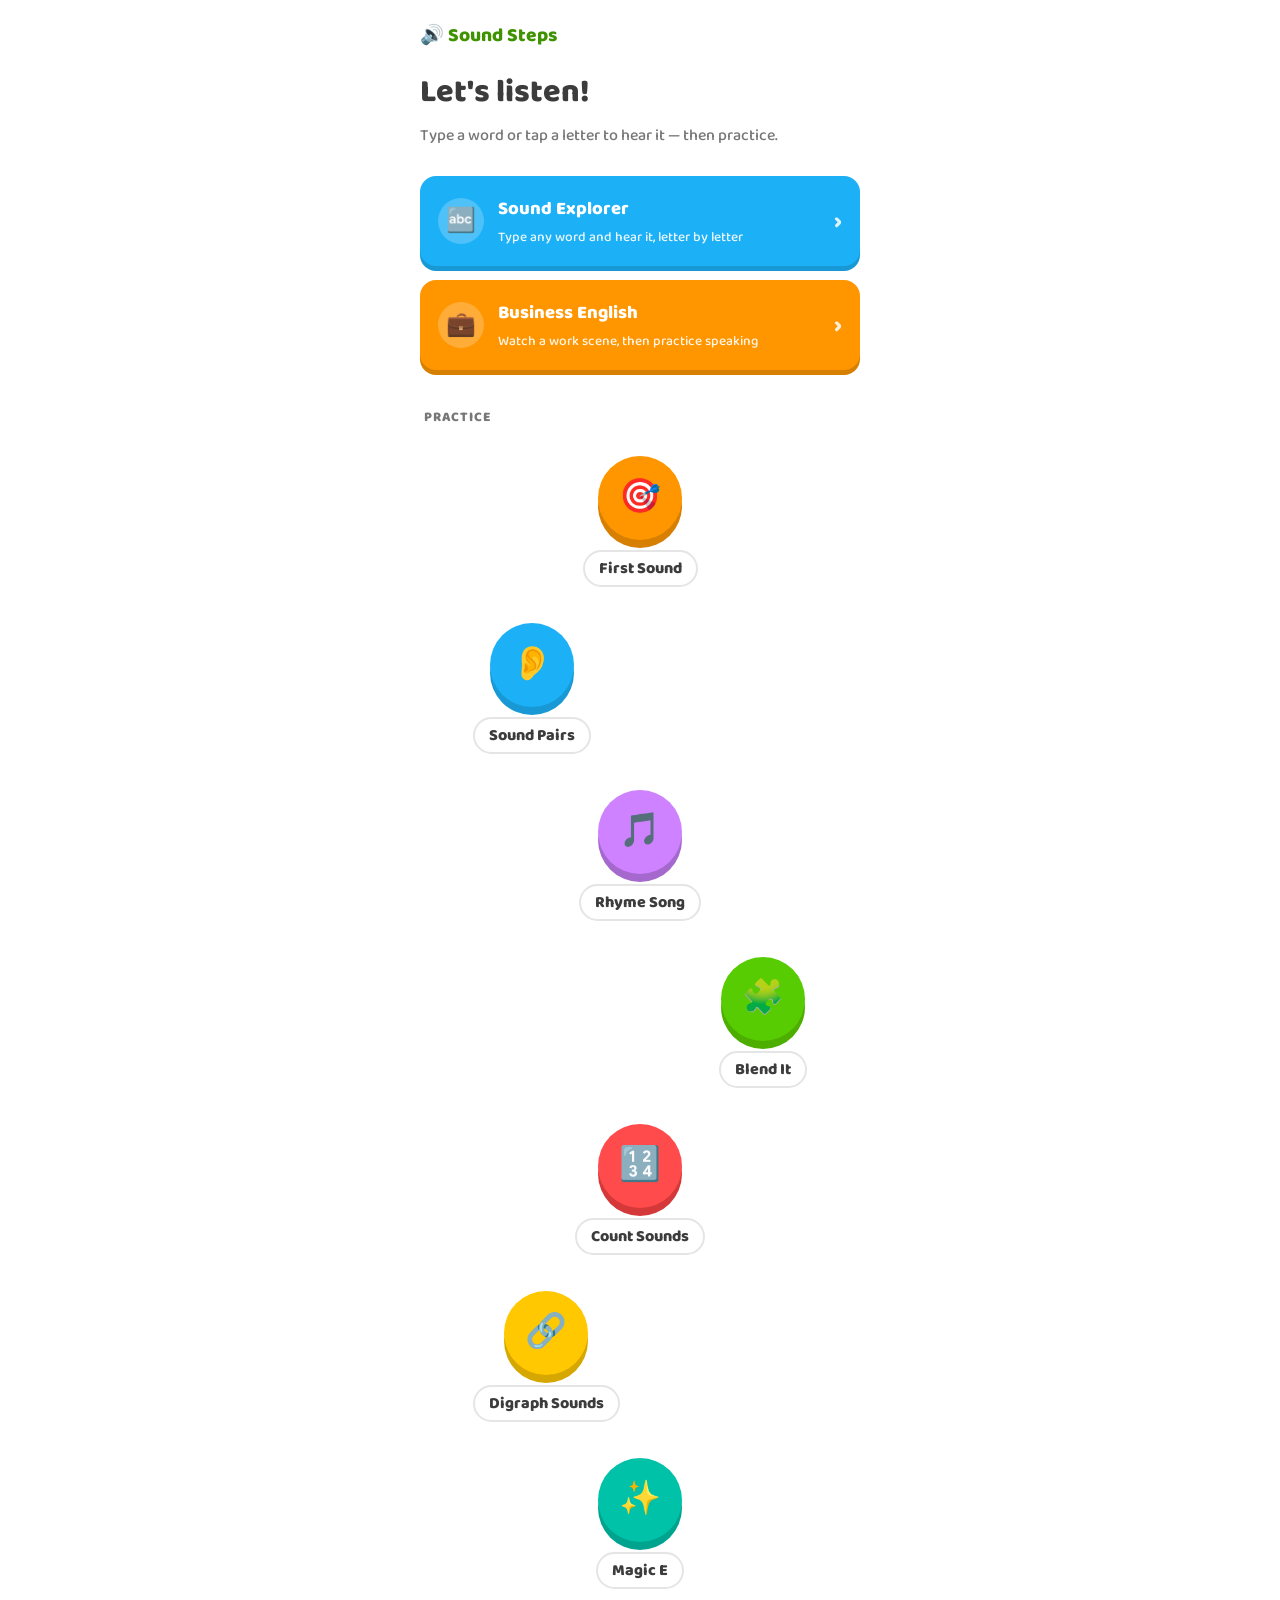
<file: index.html>
<!DOCTYPE html>
<html lang="en">
<head>
<meta charset="UTF-8" />
<meta name="viewport" content="width=device-width, initial-scale=1.0, viewport-fit=cover" />
<title>Sound Steps — Phonemic Awareness for ESL</title>
<link rel="manifest" href="manifest.json" />
<link rel="icon" href="icons/icon-32.png" />
<link rel="apple-touch-icon" href="icons/icon-180.png" />
<meta name="theme-color" content="#58cc02" />
<meta name="mobile-web-app-capable" content="yes" />
<meta name="apple-mobile-web-app-capable" content="yes" />
<meta name="apple-mobile-web-app-status-bar-style" content="default" />
<meta name="apple-mobile-web-app-title" content="Sound Steps" />
<link rel="preconnect" href="https://fonts.googleapis.com" />
<link rel="preconnect" href="https://fonts.gstatic.com" crossorigin />
<link href="https://fonts.googleapis.com/css2?family=Baloo+2:wght@500;700;800&display=swap" rel="stylesheet" />
<link rel="stylesheet" href="style.css" />
</head>
<body>
  <div id="app">

    <header class="topbar">
      <div class="brand">🔊 Sound Steps</div>
      <div class="score-pill" id="scorePill" hidden>
        <span id="scoreText">0 / 0</span>
      </div>
    </header>

    <!-- HOME SCREEN -->
    <section id="home" class="screen">
      <h1>Let's listen!</h1>
      <p class="subtitle">Type a word or tap a letter to hear it — then practice.</p>

      <button id="exploreCta" class="explore-cta">
        <span class="cta-icon">🔤</span>
        <span class="cta-text">
          <span class="cta-title">Sound Explorer</span>
          <span class="cta-desc">Type any word and hear it, letter by letter</span>
        </span>
        <span class="cta-chevron">›</span>
      </button>

      <button id="businessCta" class="explore-cta business-cta">
        <span class="cta-icon">💼</span>
        <span class="cta-text">
          <span class="cta-title">Business English</span>
          <span class="cta-desc">Watch a work scene, then practice speaking</span>
        </span>
        <span class="cta-chevron">›</span>
      </button>

      <h2 class="section-label">Practice</h2>
      <div class="path">
        <div class="path-node-wrap node-pos-1">
          <button class="path-node node-orange" data-activity="isolation">
            <span class="path-node-emoji">🎯</span>
          </button>
          <span class="path-label">First Sound</span>
        </div>
        <div class="path-node-wrap node-pos-2">
          <button class="path-node node-blue" data-activity="minimalpairs">
            <span class="path-node-emoji">👂</span>
          </button>
          <span class="path-label">Sound Pairs</span>
        </div>
        <div class="path-node-wrap node-pos-3">
          <button class="path-node node-purple" data-activity="rhymesong">
            <span class="path-node-emoji">🎵</span>
          </button>
          <span class="path-label">Rhyme Song</span>
        </div>
        <div class="path-node-wrap node-pos-4">
          <button class="path-node node-green" data-activity="blending">
            <span class="path-node-emoji">🧩</span>
          </button>
          <span class="path-label">Blend It</span>
        </div>
        <div class="path-node-wrap node-pos-5">
          <button class="path-node node-red" data-activity="segmenting">
            <span class="path-node-emoji">🔢</span>
          </button>
          <span class="path-label">Count Sounds</span>
        </div>
        <div class="path-node-wrap node-pos-6">
          <button class="path-node node-yellow" data-activity="digraphs">
            <span class="path-node-emoji">🔗</span>
          </button>
          <span class="path-label">Digraph Sounds</span>
        </div>
        <div class="path-node-wrap node-pos-7">
          <button class="path-node node-teal" data-activity="longvowel">
            <span class="path-node-emoji">✨</span>
          </button>
          <span class="path-label">Magic E</span>
        </div>
      </div>
    </section>

    <!-- EXPLORE SCREEN -->
    <section id="explore" class="screen" hidden>
      <div class="quiz-header">
        <button id="exploreBackBtn" class="link-btn">&larr; Back</button>
      </div>

      <h2 class="explore-heading">Type a word</h2>
      <div class="word-box-row">
        <input id="wordInput" class="word-input" type="text" maxlength="10"
               placeholder="cat" autocomplete="off" autocapitalize="off" spellcheck="false" />
        <button id="hearWordBtn" class="hear-btn" aria-label="Hear word">🔊</button>
      </div>
      <div id="wordLetters" class="word-letters"></div>

      <h2 class="explore-heading">Or tap a letter</h2>
      <p class="vowel-legend">
        <span><span class="legend-dot legend-short"></span>Short</span>
        <span><span class="legend-dot legend-long"></span>Long</span>
      </p>
      <div id="letterGrid" class="letter-grid"></div>

      <h2 class="explore-heading">Two letters, one sound</h2>
      <div id="digraphGrid" class="letter-grid digraph-grid"></div>
    </section>

    <!-- RHYME SONG SCREEN -->
    <section id="rhymesong" class="screen" hidden>
      <div class="quiz-header">
        <button id="songBackBtn" class="link-btn">&larr; Back</button>
      </div>

      <h2 class="explore-heading">Pick a word family</h2>
      <div id="familyChips" class="family-chips"></div>

      <h2 class="explore-heading">Tap words to add them</h2>
      <div id="wordBank" class="word-bank"></div>

      <h2 class="explore-heading">Your song</h2>
      <div id="songLine" class="song-line"></div>

      <div class="song-actions">
        <button id="playSongBtn" class="next-btn">▶ Play My Song</button>
        <button id="clearSongBtn" class="secondary-btn">Clear</button>
      </div>
    </section>

    <!-- QUIZ SCREEN -->
    <section id="quiz" class="screen" hidden>
      <div class="quiz-header">
        <button id="backBtn" class="link-btn">&larr; Back</button>
        <div class="progress-track"><div id="progressFill" class="progress-fill"></div></div>
        <div id="questionCount" class="q-count"></div>
      </div>

      <div class="quiz-body">
        <h2 id="quizPrompt" class="quiz-prompt"></h2>

        <button id="playSoundBtn" class="play-btn" aria-label="Play sound">
          <span class="play-icon">▶</span> Listen
        </button>

        <div id="choices" class="choices"></div>
      </div>

      <div id="quizFooter" class="quiz-footer">
        <div id="feedback" class="feedback" aria-live="polite"></div>
        <button id="nextBtn" class="next-btn" hidden>Next</button>
      </div>
    </section>

    <!-- BUSINESS ENGLISH: LESSON LIST -->
    <section id="business" class="screen" hidden>
      <div class="quiz-header">
        <button id="businessBackBtn" class="link-btn">&larr; Back</button>
      </div>

      <h1>Business English</h1>
      <p class="subtitle">Pick a setting. Watch the scene, then answer the trainer out loud.</p>

      <div class="confidence-card" id="confidenceCard">
        <div class="confidence-head">
          <span class="confidence-label">Your confidence</span>
          <span id="confidenceStage" class="confidence-stage"></span>
        </div>
        <div class="confidence-meter" role="meter" aria-label="Your confidence" aria-valuemin="0" aria-valuemax="100" id="confidenceMeter">
          <div id="confidenceFill" class="confidence-fill"></div>
        </div>
        <p id="confidenceNote" class="confidence-note"></p>
      </div>

      <h2 class="explore-heading">Setting</h2>
      <div id="umbrellaChips" class="family-chips"></div>

      <h2 class="explore-heading">Your industry</h2>
      <select id="industrySelect" class="industry-select" aria-label="Your industry"></select>

      <div id="lessonList" class="journey"></div>
    </section>

    <!-- BUSINESS ENGLISH: LESSON -->
    <section id="lesson" class="screen" hidden>
      <div class="quiz-header">
        <button id="lessonBackBtn" class="link-btn">&larr; Lessons</button>
        <div class="progress-track"><div id="lessonProgress" class="progress-fill"></div></div>
        <div id="lessonStepCount" class="q-count"></div>
      </div>

      <!-- Step 1: watch the scene and learn the key phrases -->
      <div id="lessonWatch">
        <p id="lessonMeta" class="lesson-meta"></p>
        <h2 id="lessonTitle" class="lesson-title"></h2>

        <div class="video-frame">
          <video id="lessonVideo" class="lesson-video" controls playsinline preload="metadata" hidden></video>
          <div id="videoPlaceholder" class="video-placeholder" hidden>
            <span class="video-badge">Video coming soon</span>
            <p id="sceneSetup" class="scene-setup"></p>
            <div id="sceneLines" class="scene-lines"></div>
            <button id="playSceneBtn" class="play-btn">
              <span class="play-icon">▶</span> Play scene
            </button>
          </div>
        </div>

        <h2 class="explore-heading">Key phrases</h2>
        <p id="phrasesIntro" class="lesson-hint" hidden></p>
        <div id="phraseList" class="phrase-list"></div>
        <p id="lessonTip" class="lesson-tip" hidden></p>

        <h2 class="explore-heading">Useful words</h2>
        <p id="lessonWords" class="lesson-words"></p>
        <div id="industryWords" class="industry-words" hidden></div>

        <button id="startPracticeBtn" class="next-btn wide-btn">Start practice →</button>
      </div>

      <!-- Step 2: trainer question, keyword note, record, compare -->
      <div id="lessonPractice" hidden>
        <p id="practiceNote" class="lesson-hint" hidden></p>
        <div class="trainer-bubble">
          <span class="trainer-avatar">🧑‍🏫</span>
          <div class="trainer-text">
            <span class="trainer-label">Trainer</span>
            <p id="trainerAsk"></p>
            <button id="replayAskBtn" class="link-btn small-link">🔊 Hear it again</button>
          </div>
        </div>

        <div class="keyword-note">
          <span class="note-label">Your note</span>
          <div id="keywordChips" class="keyword-chips"></div>
          <p id="sentenceStarter" class="sentence-starter" hidden></p>
        </div>

        <div class="record-row">
          <button id="recordBtn" class="record-btn">🎙️ Record your answer</button>
          <p id="recordStatus" class="record-status" aria-live="polite"></p>
        </div>

        <div id="compareBox" class="compare-box" hidden>
          <button id="playMineBtn" class="secondary-btn">▶ Your answer</button>
          <button id="playModelBtn" class="secondary-btn">▶ Model answer</button>
          <p id="modelAnswer" class="model-answer"></p>
        </div>
      </div>

      <div id="lessonFooter" class="quiz-footer" hidden>
        <button id="practiceNextBtn" class="next-btn">Next →</button>
      </div>
    </section>

    <!-- RESULTS SCREEN -->
    <section id="results" class="screen" hidden>
      <div id="finishGlow" class="finish-glow" aria-hidden="true" hidden></div>
      <h1 id="resultsHeading">Session complete!</h1>
      <p id="resultsSummary" class="subtitle"></p>
      <div id="finishConfidence" class="confidence-card finish-confidence" hidden>
        <div class="confidence-head">
          <span class="confidence-label">Your confidence</span>
          <span id="finishStage" class="confidence-stage"></span>
        </div>
        <div class="confidence-meter" role="meter" aria-label="Your confidence" aria-valuemin="0" aria-valuemax="100" id="finishMeter">
          <div id="finishFill" class="confidence-fill"></div>
        </div>
        <p id="finishNote" class="confidence-note"></p>
      </div>
      <div class="results-actions">
        <button id="retryBtn" class="primary-btn">Try Again</button>
        <button id="homeBtn" class="secondary-btn">Choose Another Activity</button>
      </div>
    </section>

  </div>

  <script src="business-lessons.js"></script>
  <script src="script.js"></script>
</body>
</html>
</file>
<file: style.css>
:root {
  --bg: #ffffff;
  --card-bg: #ffffff;
  --ink: #3c3c3c;
  --muted: #777777;
  --primary: #58cc02;
  --primary-dark: #4caf00;
  --primary-darker: #3f9200;
  --blue: #1cb0f6;
  --blue-dark: #1899d6;
  --purple: #ce82ff;
  --purple-dark: #a568cc;
  --orange: #ff9600;
  --orange-dark: #d67f00;
  --red: #ff4b4b;
  --red-dark: #d43838;
  --yellow: #ffc800;
  --yellow-dark: #d6a700;
  --teal: #00c2a8;
  --teal-dark: #00a38d;
  --border: #e5e5e5;
  --radius: 16px;
}

* { box-sizing: border-box; -webkit-tap-highlight-color: transparent; }

[hidden] { display: none !important; }

body {
  margin: 0;
  font-family: "Baloo 2", "Segoe UI", system-ui, Roboto, Helvetica, Arial, sans-serif;
  background: var(--bg);
  color: var(--ink);
  min-height: 100vh;
  -webkit-font-smoothing: antialiased;
}

#app {
  max-width: 480px;
  margin: 0 auto;
  padding: 0 20px 100px;
  min-height: 100vh;
}

.topbar {
  display: flex;
  justify-content: space-between;
  align-items: center;
  padding: 20px 0 8px;
}

.brand {
  font-size: 1.2rem;
  font-weight: 800;
  color: var(--primary-darker);
}

.score-pill {
  background: #fff8e6;
  border: 2px solid var(--yellow);
  border-radius: 999px;
  padding: 6px 16px;
  font-weight: 800;
  font-size: 0.95rem;
  color: #9c7300;
}

.screen h1 {
  font-size: 2rem;
  font-weight: 800;
  margin: 8px 0 6px;
  color: var(--ink);
}

.subtitle {
  color: var(--muted);
  margin: 0 0 28px;
  line-height: 1.5;
  font-size: 1rem;
  font-weight: 500;
}

/* Explore CTA — bold banner button */
.explore-cta {
  width: 100%;
  display: flex;
  align-items: center;
  gap: 14px;
  background: var(--blue);
  color: white;
  border: none;
  border-radius: var(--radius);
  padding: 18px;
  cursor: pointer;
  text-align: left;
  font-family: inherit;
  margin-bottom: 36px;
  box-shadow: 0 5px 0 var(--blue-dark);
  transition: transform 0.05s ease, box-shadow 0.05s ease;
}

.explore-cta:active {
  transform: translateY(4px);
  box-shadow: 0 1px 0 var(--blue-dark);
}

.cta-icon {
  width: 46px;
  height: 46px;
  border-radius: 50%;
  background: rgba(255, 255, 255, 0.22);
  display: flex;
  align-items: center;
  justify-content: center;
  font-size: 1.5rem;
  flex-shrink: 0;
}

.cta-text { flex: 1; display: flex; flex-direction: column; gap: 2px; }
.cta-title { font-size: 1.15rem; font-weight: 800; }
.cta-desc { font-size: 0.85rem; opacity: 0.9; font-weight: 500; }
.cta-chevron { font-size: 1.5rem; font-weight: 800; opacity: 0.85; }

/* Sits right under the Sound Explorer banner, so the gap goes after it instead */
.explore-cta + .business-cta { margin-top: -22px; }
.business-cta { background: var(--orange); box-shadow: 0 5px 0 var(--orange-dark); }
.business-cta:active { box-shadow: 0 1px 0 var(--orange-dark); }

.section-label {
  font-size: 0.85rem;
  font-weight: 800;
  color: var(--muted);
  text-transform: uppercase;
  letter-spacing: 0.06em;
  margin: 0 0 20px 4px;
}

/* Duolingo-style winding activity path */
.path {
  display: flex;
  flex-direction: column;
  align-items: center;
  gap: 36px;
  padding: 8px 0 20px;
  position: relative;
}

.path-node-wrap {
  display: flex;
  flex-direction: column;
  align-items: center;
  gap: 10px;
  position: relative;
}

.node-pos-1 { align-self: center; }
.node-pos-2 { align-self: flex-start; margin-left: 12%; }
.node-pos-3 { align-self: center; }
.node-pos-4 { align-self: flex-end; margin-right: 12%; }
.node-pos-5 { align-self: center; }
.node-pos-6 { align-self: flex-start; margin-left: 12%; }
.node-pos-7 { align-self: center; }

.path-node {
  width: 84px;
  height: 84px;
  border-radius: 50%;
  border: none;
  cursor: pointer;
  display: flex;
  align-items: center;
  justify-content: center;
  font-family: inherit;
  transition: transform 0.05s ease, box-shadow 0.05s ease;
}

.path-node-emoji { font-size: 2.1rem; }

.path-node:active { transform: translateY(6px); }

.node-orange { background: var(--orange); box-shadow: 0 8px 0 var(--orange-dark); }
.node-orange:active { box-shadow: 0 2px 0 var(--orange-dark); }
.node-blue { background: var(--blue); box-shadow: 0 8px 0 var(--blue-dark); }
.node-blue:active { box-shadow: 0 2px 0 var(--blue-dark); }
.node-purple { background: var(--purple); box-shadow: 0 8px 0 var(--purple-dark); }
.node-purple:active { box-shadow: 0 2px 0 var(--purple-dark); }
.node-green { background: var(--primary); box-shadow: 0 8px 0 var(--primary-dark); }
.node-green:active { box-shadow: 0 2px 0 var(--primary-dark); }
.node-red { background: var(--red); box-shadow: 0 8px 0 var(--red-dark); }
.node-red:active { box-shadow: 0 2px 0 var(--red-dark); }
.node-yellow { background: var(--yellow); box-shadow: 0 8px 0 var(--yellow-dark); }
.node-yellow:active { box-shadow: 0 2px 0 var(--yellow-dark); }
.node-teal { background: var(--teal); box-shadow: 0 8px 0 var(--teal-dark); }
.node-teal:active { box-shadow: 0 2px 0 var(--teal-dark); }

.path-label {
  font-weight: 800;
  font-size: 1rem;
  color: var(--ink);
  background: white;
  padding: 4px 14px;
  border-radius: 999px;
  border: 2px solid var(--border);
}

/* Explore screen */
.explore-heading {
  font-size: 1.05rem;
  font-weight: 800;
  color: var(--ink);
  margin: 28px 0 12px;
}

.word-box-row {
  display: flex;
  gap: 10px;
  align-items: center;
}

.word-input {
  flex: 1;
  background: white;
  border: 2px solid var(--border);
  border-radius: 14px;
  padding: 16px 20px;
  font-size: 1.4rem;
  font-weight: 700;
  color: var(--ink);
  font-family: inherit;
  letter-spacing: 0.02em;
}

.word-input:focus {
  outline: none;
  border-color: var(--blue);
}

.hear-btn {
  width: 58px;
  height: 58px;
  flex-shrink: 0;
  background: var(--blue);
  color: white;
  border: none;
  border-radius: 50%;
  font-size: 1.4rem;
  cursor: pointer;
  box-shadow: 0 5px 0 var(--blue-dark);
  transition: transform 0.05s ease, box-shadow 0.05s ease;
}

.hear-btn:active { transform: translateY(4px); box-shadow: 0 1px 0 var(--blue-dark); }

.word-letters {
  display: flex;
  flex-wrap: wrap;
  gap: 8px;
  margin-top: 16px;
  min-height: 0;
}

.word-letter-tile {
  width: 46px;
  height: 46px;
  border-radius: 10px;
  background: #f7f7f7;
  border: 2px solid var(--border);
  display: flex;
  align-items: center;
  justify-content: center;
  font-size: 1.25rem;
  font-weight: 800;
  text-transform: uppercase;
  color: var(--ink);
  transition: background 0.15s ease, color 0.15s ease, border-color 0.15s ease, transform 0.15s ease;
}

.word-letter-tile.active {
  background: var(--primary);
  border-color: var(--primary-dark);
  color: white;
  transform: scale(1.1);
}

.vowel-legend {
  display: flex;
  gap: 18px;
  margin: 0 0 14px;
  font-size: 0.9rem;
  font-weight: 700;
  color: var(--muted);
}

.legend-dot {
  display: inline-block;
  width: 10px;
  height: 10px;
  border-radius: 50%;
  margin-right: 6px;
  vertical-align: middle;
}

.legend-short { background: var(--red); }
.legend-long { background: var(--blue); }

.letter-grid {
  display: grid;
  grid-template-columns: repeat(6, 1fr);
  gap: 8px;
}

.letter-tile {
  aspect-ratio: 1;
  background: #f7f7f7;
  border: 2px solid var(--border);
  border-bottom-width: 4px;
  border-radius: 12px;
  font-size: 1.15rem;
  font-weight: 800;
  text-transform: uppercase;
  color: var(--ink);
  cursor: pointer;
  font-family: inherit;
  transition: transform 0.05s ease, background 0.1s ease, color 0.1s ease, border-color 0.1s ease;
}

.letter-tile:active,
.letter-tile.playing {
  background: var(--primary);
  border-color: var(--primary-dark);
  color: white;
  transform: translateY(2px);
}

.digraph-grid .letter-tile {
  font-size: 0.95rem;
  letter-spacing: -0.02em;
}

/* Vowel tiles: one tile, two sounds — split diagonally so short and long
   are both visible and tappable without a separate mode switch. */
.vowel-split {
  position: relative;
  overflow: hidden;
  padding: 0;
  background: none;
}

.vowel-half {
  position: absolute;
  inset: 0;
  border: none;
  font-family: inherit;
  font-size: 1rem;
  font-weight: 800;
  text-transform: uppercase;
  cursor: pointer;
  display: flex;
  padding: 5px;
  transition: filter 0.1s ease;
}

.vowel-half-short {
  clip-path: polygon(0% 0%, 100% 0%, 100% 100%);
  background: #ffe3e3;
  color: var(--red-dark);
  align-items: flex-start;
  justify-content: flex-end;
  padding-top: 4px;
  padding-right: 6px;
}

.vowel-half-long {
  clip-path: polygon(0% 0%, 100% 100%, 0% 100%);
  background: #dcf1ff;
  color: var(--blue-dark);
  align-items: flex-end;
  justify-content: flex-start;
  padding-bottom: 4px;
  padding-left: 6px;
}

.vowel-half:active,
.vowel-half.playing {
  filter: brightness(0.9);
}

/* Rhyme Song builder */
.family-chips {
  display: flex;
  flex-wrap: wrap;
  gap: 8px;
}

.family-chip {
  background: white;
  border: 2px solid var(--border);
  border-bottom-width: 4px;
  border-radius: 999px;
  padding: 9px 18px;
  font-size: 1rem;
  font-weight: 800;
  color: var(--ink);
  cursor: pointer;
  font-family: inherit;
}

.family-chip.active {
  background: var(--purple);
  border-color: var(--purple-dark);
  color: white;
}

.word-bank {
  display: flex;
  flex-wrap: wrap;
  gap: 8px;
}

.bank-tile {
  background: white;
  border: 2px solid var(--border);
  border-bottom-width: 4px;
  border-radius: 12px;
  padding: 11px 16px;
  font-size: 1.05rem;
  font-weight: 700;
  color: var(--ink);
  cursor: pointer;
  font-family: inherit;
  transition: transform 0.05s ease;
}

.bank-tile:active { transform: translateY(2px); background: #f3ecff; border-color: var(--purple); }

.song-line {
  min-height: 56px;
  background: #f7f7f7;
  border: 2px dashed var(--border);
  border-radius: 14px;
  padding: 14px;
  display: flex;
  flex-wrap: wrap;
  gap: 8px;
  align-items: center;
}

.song-empty {
  color: var(--muted);
  font-size: 0.95rem;
  margin: 0;
  font-weight: 600;
}

.song-tile {
  background: #f3ecff;
  color: var(--purple-dark);
  border: 2px solid var(--purple);
  border-radius: 10px;
  padding: 9px 14px;
  font-size: 1.05rem;
  font-weight: 800;
  cursor: pointer;
  font-family: inherit;
  transition: transform 0.15s ease, background 0.15s ease;
}

.song-tile.singing {
  background: var(--purple);
  color: white;
  transform: scale(1.15) rotate(-2deg);
}

.song-actions {
  margin-top: 16px;
  display: flex;
  flex-direction: column;
  gap: 8px;
}

/* Quiz screen */
.quiz-header {
  display: flex;
  align-items: center;
  gap: 12px;
  padding: 18px 0 10px;
}

.link-btn {
  background: none;
  border: none;
  color: var(--blue);
  font-weight: 800;
  cursor: pointer;
  font-size: 1rem;
  padding: 4px 0;
  white-space: nowrap;
  font-family: inherit;
}

.progress-track {
  flex: 1;
  height: 14px;
  background: var(--border);
  border-radius: 999px;
  overflow: hidden;
}

.progress-fill {
  height: 100%;
  width: 0%;
  background: var(--primary);
  border-radius: 999px;
  transition: width 0.3s ease;
}

.q-count {
  font-size: 0.9rem;
  font-weight: 700;
  color: var(--muted);
  white-space: nowrap;
}

.quiz-body {
  padding: 36px 4px 0;
  text-align: center;
}

.quiz-prompt {
  font-size: 1.4rem;
  font-weight: 800;
  margin: 0 0 36px;
  line-height: 1.35;
}

.play-btn {
  background: var(--blue);
  color: white;
  border: none;
  border-radius: 999px;
  width: 88px;
  height: 88px;
  font-size: 0;
  cursor: pointer;
  display: inline-flex;
  align-items: center;
  justify-content: center;
  margin-bottom: 40px;
  transition: transform 0.05s ease, box-shadow 0.05s ease;
  box-shadow: 0 6px 0 var(--blue-dark);
}

.play-btn:active { transform: translateY(5px); box-shadow: 0 1px 0 var(--blue-dark); }
.play-icon { font-size: 1.8rem; color: white; margin-left: 4px; }

.choices {
  display: grid;
  gap: 12px;
}

.choice-btn {
  background: white;
  border: 2px solid var(--border);
  border-bottom-width: 4px;
  border-radius: 14px;
  padding: 16px;
  font-size: 1.15rem;
  font-weight: 700;
  cursor: pointer;
  transition: transform 0.05s ease, background 0.12s ease, border-color 0.12s ease;
  font-family: inherit;
  color: var(--ink);
}

.choice-btn:active:not(:disabled) { transform: translateY(2px); }
.choice-btn:disabled { cursor: default; }

.choice-btn.correct {
  background: #d7ffb8;
  border-color: var(--primary);
  color: var(--primary-darker);
}

.choice-btn.incorrect {
  background: #ffdfe0;
  border-color: var(--red);
  color: var(--red-dark);
}

.quiz-footer {
  position: fixed;
  left: 50%;
  transform: translateX(-50%);
  bottom: 0;
  width: 100%;
  max-width: 480px;
  background: white;
  border-top: 2px solid var(--border);
  padding: 14px 20px calc(14px + env(safe-area-inset-bottom));
  display: flex;
  align-items: center;
  gap: 16px;
  transition: background 0.15s ease, border-color 0.15s ease;
}

.quiz-footer.footer-correct {
  background: #d7ffb8;
  border-top-color: var(--primary);
}

.quiz-footer.footer-incorrect {
  background: #ffdfe0;
  border-top-color: var(--red);
}

.feedback {
  flex: 1;
  min-height: 24px;
  font-weight: 800;
  font-size: 1.05rem;
  color: var(--muted);
}

.feedback.correct { color: var(--primary-darker); }
.feedback.incorrect { color: var(--red-dark); }

.next-btn, .primary-btn {
  background: var(--primary);
  color: white;
  border: none;
  border-radius: 14px;
  padding: 15px 28px;
  font-size: 1.05rem;
  font-weight: 800;
  text-transform: uppercase;
  letter-spacing: 0.03em;
  cursor: pointer;
  width: 100%;
  font-family: inherit;
  box-shadow: 0 5px 0 var(--primary-dark);
  transition: transform 0.05s ease, box-shadow 0.05s ease;
}

.next-btn:active, .primary-btn:active {
  transform: translateY(4px);
  box-shadow: 0 1px 0 var(--primary-dark);
}

.quiz-footer .next-btn { width: auto; flex-shrink: 0; padding: 15px 32px; }

.secondary-btn {
  background: white;
  color: var(--blue-dark);
  border: 2px solid var(--border);
  border-bottom-width: 4px;
  border-radius: 14px;
  padding: 13px 26px;
  font-size: 1rem;
  font-weight: 800;
  text-transform: uppercase;
  letter-spacing: 0.03em;
  cursor: pointer;
  width: 100%;
  font-family: inherit;
  transition: transform 0.05s ease;
}

.secondary-btn:active { transform: translateY(2px); }

#results {
  text-align: center;
  padding-top: 90px;
}

#results h1 {
  font-size: 1.9rem;
}

.results-actions {
  display: flex;
  flex-direction: column;
  gap: 10px;
  margin-top: 20px;
}

/* Business English: lesson list */
.family-chip.chip-soon:not(.active) { color: var(--muted); border-style: dashed; }

.industry-select {
  width: 100%;
  border: 2px solid var(--border);
  border-bottom-width: 4px;
  border-radius: 14px;
  padding: 12px 14px;
  font-size: 1rem;
  font-weight: 700;
  font-family: inherit;
  color: var(--ink);
  background: white;
}

/* Journey path: lessons along the winding path, reusing the home path nodes */
.journey {
  display: flex;
  flex-direction: column;
  align-items: center;
  gap: 40px;
  margin-top: 32px;
  padding-bottom: 24px;
}

.journey-step { max-width: 70%; }

/* A short dotted trail leading up into each step from the one before */
.journey-step + .journey-step::before {
  content: "";
  position: absolute;
  top: -34px;
  left: 50%;
  width: 6px;
  height: 28px;
  margin-left: -3px;
  background: radial-gradient(circle, var(--border) 3px, transparent 3.5px) center top / 6px 10px repeat-y;
}

.journey-ahead { background: #e5e5e5; box-shadow: 0 8px 0 #c9c9c9; }
.journey-ahead:active { box-shadow: 0 2px 0 #c9c9c9; }
.journey-ahead .path-node-emoji { filter: grayscale(0.6); opacity: 0.8; }
.journey-done .path-node-emoji { color: white; font-weight: 800; }

.journey-step-next { margin-top: 18px; }
.journey-step-next::before { display: none; }

.journey-next { outline: 6px solid rgba(255, 150, 0, 0.25); outline-offset: 4px; }

.journey-bubble {
  position: absolute;
  top: -30px;
  background: white;
  color: var(--orange);
  border: 2px solid var(--border);
  border-radius: 12px;
  padding: 2px 12px;
  font-weight: 800;
  font-size: 0.85rem;
  text-transform: uppercase;
  letter-spacing: 0.04em;
  animation: bob 1.6s ease-in-out infinite;
  z-index: 1;
}

@keyframes bob {
  50% { transform: translateY(-4px); }
}

.journey-label {
  display: flex;
  flex-direction: column;
  align-items: center;
  gap: 4px;
  text-align: center;
}

.journey-title { font-weight: 800; font-size: 0.95rem; line-height: 1.25; color: var(--ink); }

/* Confidence meter: the learner's confidence growing lesson by lesson */
.confidence-card {
  border: 2px solid var(--border);
  border-bottom-width: 4px;
  border-radius: var(--radius);
  padding: 14px 16px;
  margin: 4px 0 20px;
  text-align: left;
  background: white;
}

.confidence-head {
  display: flex;
  justify-content: space-between;
  align-items: baseline;
  gap: 8px;
  flex-wrap: wrap;
  margin-bottom: 10px;
}

.confidence-label {
  font-size: 0.85rem;
  font-weight: 800;
  text-transform: uppercase;
  letter-spacing: 0.04em;
  color: var(--muted);
}

.confidence-stage { font-weight: 800; color: var(--orange-dark); }

.confidence-meter {
  height: 18px;
  border-radius: 999px;
  background: var(--border);
  overflow: hidden;
}

.confidence-fill {
  height: 100%;
  width: 3%;
  border-radius: 999px;
  background: linear-gradient(90deg, var(--yellow), var(--orange));
  box-shadow: inset 0 -4px 0 rgba(0, 0, 0, 0.08);
  transition: width 1.1s cubic-bezier(0.22, 1, 0.36, 1);
}

.confidence-fill.no-transition { transition: none; }

.confidence-note { margin: 8px 0 0; font-size: 0.85rem; font-weight: 600; color: var(--muted); }

/* Finish moment: a warm glow behind the results */
#results { position: relative; }
#results > :not(.finish-glow) { position: relative; }
.finish-confidence { margin: 20px 0 4px; }

.finish-glow {
  position: absolute;
  inset: -40px -20px auto;
  height: 420px;
  pointer-events: none;
  background: radial-gradient(ellipse at 50% 35%, rgba(255, 200, 0, 0.45), rgba(255, 150, 0, 0.18) 45%, transparent 70%);
  opacity: 0.6;
}

.finish-glow.glowing { animation: glow-in 2.4s ease-out both; }

@keyframes glow-in {
  0% { opacity: 0; transform: scale(0.85); }
  35% { opacity: 1; transform: scale(1.05); }
  100% { opacity: 0.6; transform: scale(1); }
}

@media (prefers-reduced-motion: reduce) {
  .finish-glow.glowing, .journey-bubble { animation: none; }
  .confidence-fill { transition: none; }
}

.level-badge {
  display: inline-block;
  border-radius: 999px;
  padding: 1px 10px;
  font-size: 0.78rem;
  font-weight: 800;
  color: white;
  background: var(--muted);
}

.level-starter { background: var(--primary); }
.level-confident { background: var(--blue); }
.level-advanced { background: var(--purple-dark); }

/* Business English: lesson */
.lesson-meta { margin: 8px 0 0; color: var(--muted); font-weight: 700; font-size: 0.9rem; }
.lesson-title { font-size: 1.6rem; font-weight: 800; margin: 2px 0 16px; line-height: 1.2; }

.video-frame {
  border-radius: var(--radius);
  overflow: hidden;
  background: #1f2a33;
}

.lesson-video { display: block; width: 100%; aspect-ratio: 16 / 9; background: black; }

.video-placeholder {
  padding: 18px;
  color: white;
  text-align: center;
}

.video-badge {
  display: inline-block;
  background: rgba(255, 255, 255, 0.15);
  border-radius: 999px;
  padding: 3px 12px;
  font-size: 0.8rem;
  font-weight: 800;
  letter-spacing: 0.03em;
  text-transform: uppercase;
}

.scene-setup { margin: 12px 0; font-weight: 600; opacity: 0.85; }

.scene-lines { text-align: left; margin-bottom: 18px; }

.scene-line {
  margin: 0 0 8px;
  padding: 8px 12px;
  border-radius: 12px;
  background: rgba(255, 255, 255, 0.08);
  line-height: 1.45;
  transition: background 0.15s ease;
}

.scene-line.speaking { background: var(--blue); }

.video-placeholder .play-btn { width: auto; height: auto; padding: 12px 24px; font-size: 1rem; font-weight: 800; margin: 0; gap: 8px; font-family: inherit; }
.video-placeholder .play-icon { font-size: 1rem; margin: 0; }
.video-placeholder .play-btn:disabled { opacity: 0.6; }

.lesson-hint { color: var(--muted); font-weight: 600; margin: 0 0 10px; }

.phrase-list { display: grid; gap: 8px; }

.phrase-row {
  display: flex;
  flex-direction: column;
  gap: 2px;
  text-align: left;
  background: white;
  border: 2px solid var(--border);
  border-bottom-width: 4px;
  border-radius: 12px;
  padding: 10px 14px;
  cursor: pointer;
  font-family: inherit;
  color: var(--ink);
}

.phrase-row:active { background: #e8f7ff; border-color: var(--blue); }
.phrase-text { font-size: 1.05rem; font-weight: 800; }
.phrase-use { font-size: 0.85rem; font-weight: 600; color: var(--muted); }

.lesson-tip {
  margin: 14px 0 0;
  background: #fff8e6;
  border: 2px solid var(--yellow);
  border-radius: 12px;
  padding: 10px 14px;
  font-weight: 600;
  line-height: 1.45;
}

.lesson-words { margin: 0 0 12px; font-weight: 600; line-height: 1.5; }

.industry-words { margin-bottom: 8px; }

.wide-btn { margin-top: 24px; }

.trainer-bubble {
  display: flex;
  gap: 12px;
  align-items: flex-start;
  margin: 16px 0;
}

.trainer-avatar {
  font-size: 2rem;
  width: 52px;
  height: 52px;
  flex-shrink: 0;
  border-radius: 50%;
  background: #e8f7ff;
  display: flex;
  align-items: center;
  justify-content: center;
}

.trainer-text {
  flex: 1;
  border: 2px solid var(--border);
  border-radius: 4px var(--radius) var(--radius) var(--radius);
  padding: 10px 14px;
}

.trainer-label { font-size: 0.8rem; font-weight: 800; color: var(--blue-dark); text-transform: uppercase; }
.trainer-text p { margin: 4px 0 6px; font-size: 1.15rem; font-weight: 700; line-height: 1.4; }
.small-link { font-size: 0.9rem; }

.keyword-note {
  background: #fff8e6;
  border: 2px dashed var(--yellow-dark);
  border-radius: var(--radius);
  padding: 14px;
}

.note-label {
  display: block;
  font-size: 0.8rem;
  font-weight: 800;
  color: #9c7300;
  text-transform: uppercase;
  margin-bottom: 8px;
}

.keyword-chips { display: flex; flex-wrap: wrap; gap: 8px; }

.keyword-chip {
  background: white;
  border: 2px solid var(--border);
  border-radius: 10px;
  padding: 5px 12px;
  font-weight: 800;
}

.sentence-starter { margin: 12px 0 0; font-weight: 700; color: var(--primary-darker); }

.record-row { margin-top: 20px; text-align: center; }

.record-btn {
  width: 100%;
  background: var(--red);
  color: white;
  border: none;
  border-radius: 14px;
  padding: 15px;
  font-size: 1.05rem;
  font-weight: 800;
  font-family: inherit;
  cursor: pointer;
  box-shadow: 0 5px 0 var(--red-dark);
}

.record-btn:disabled { opacity: 0.5; cursor: default; }
.record-btn.recording { animation: pulse 1.2s ease-in-out infinite; }

@keyframes pulse {
  50% { opacity: 0.7; }
}

.record-status { min-height: 1.4em; margin: 10px 0 0; font-weight: 600; color: var(--muted); }

.compare-box { display: grid; gap: 10px; margin-top: 8px; }

.model-answer {
  margin: 4px 0 0;
  background: #d7ffb8;
  border-radius: 12px;
  padding: 12px 14px;
  font-weight: 700;
  line-height: 1.45;
  color: var(--primary-darker);
}

#lessonFooter .next-btn { flex: 1; }
#lessonFooter .next-btn:disabled { opacity: 0.45; cursor: default; }
</file>
